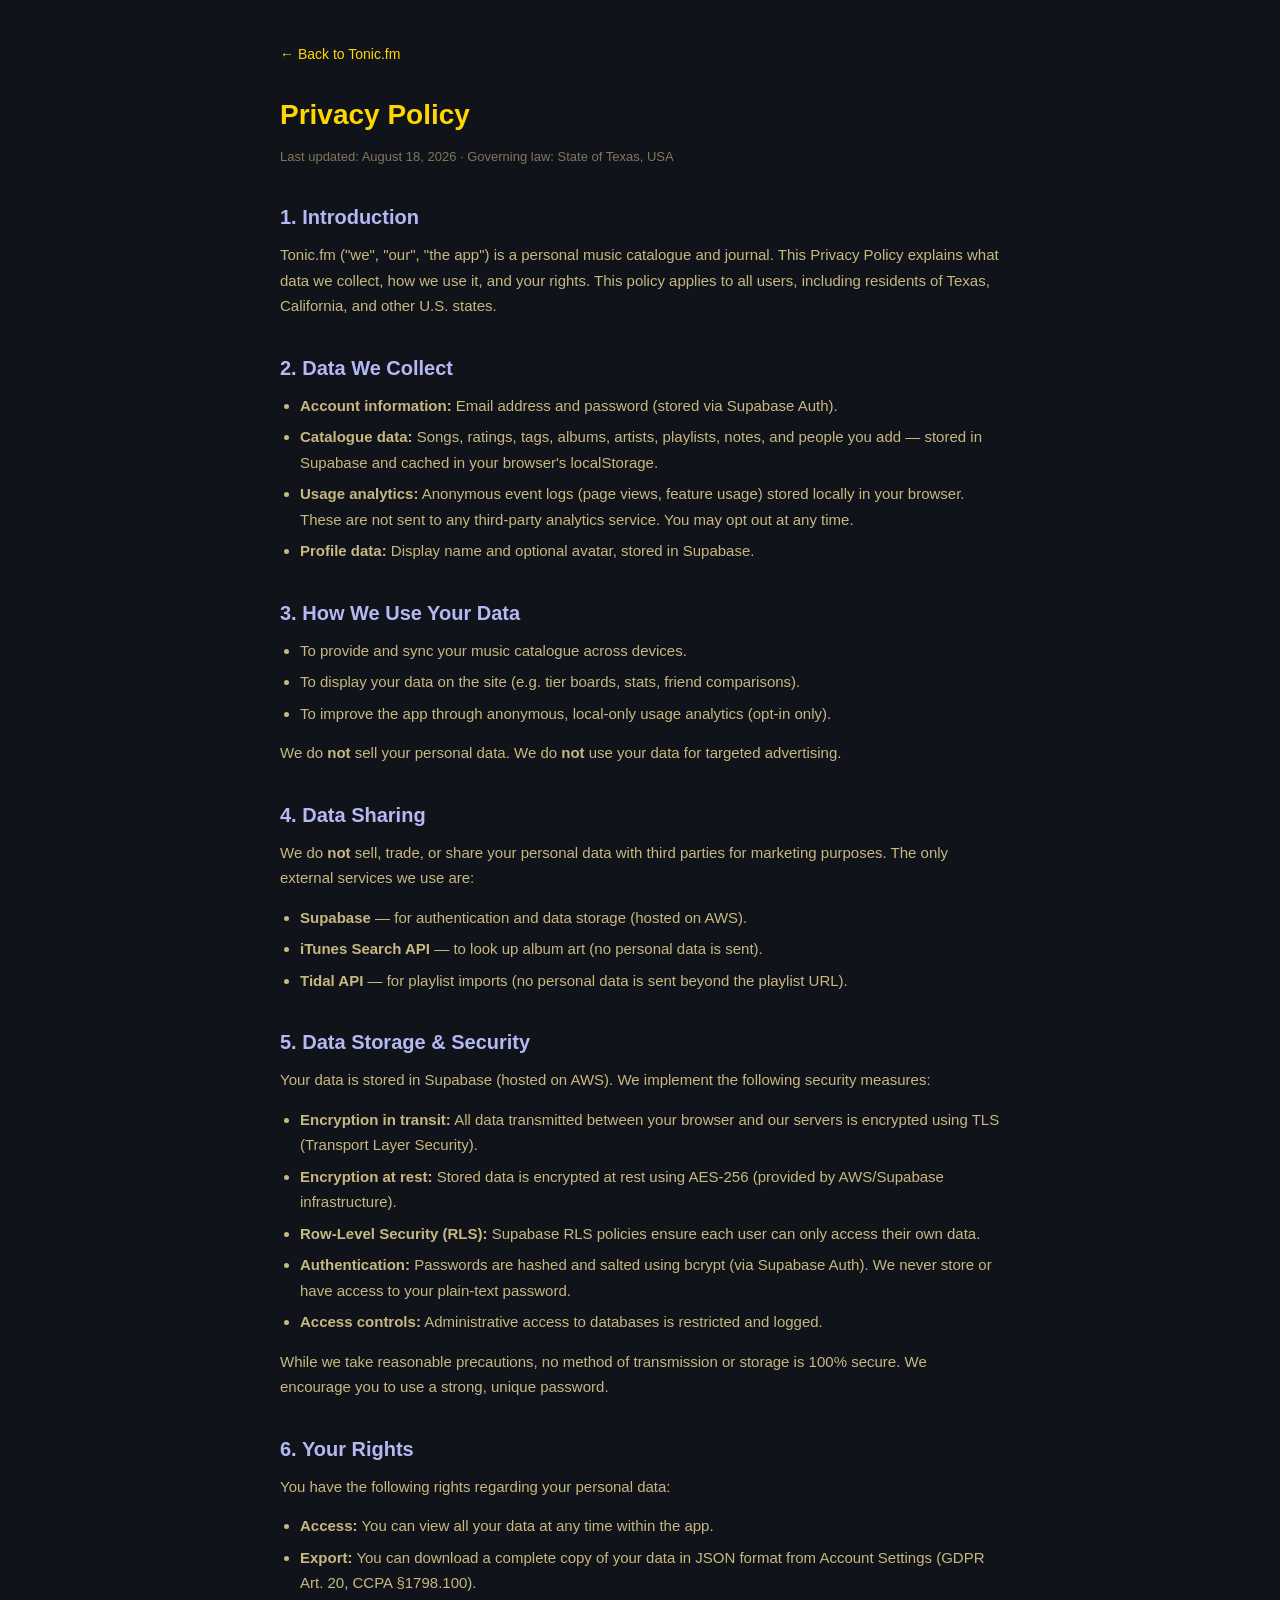
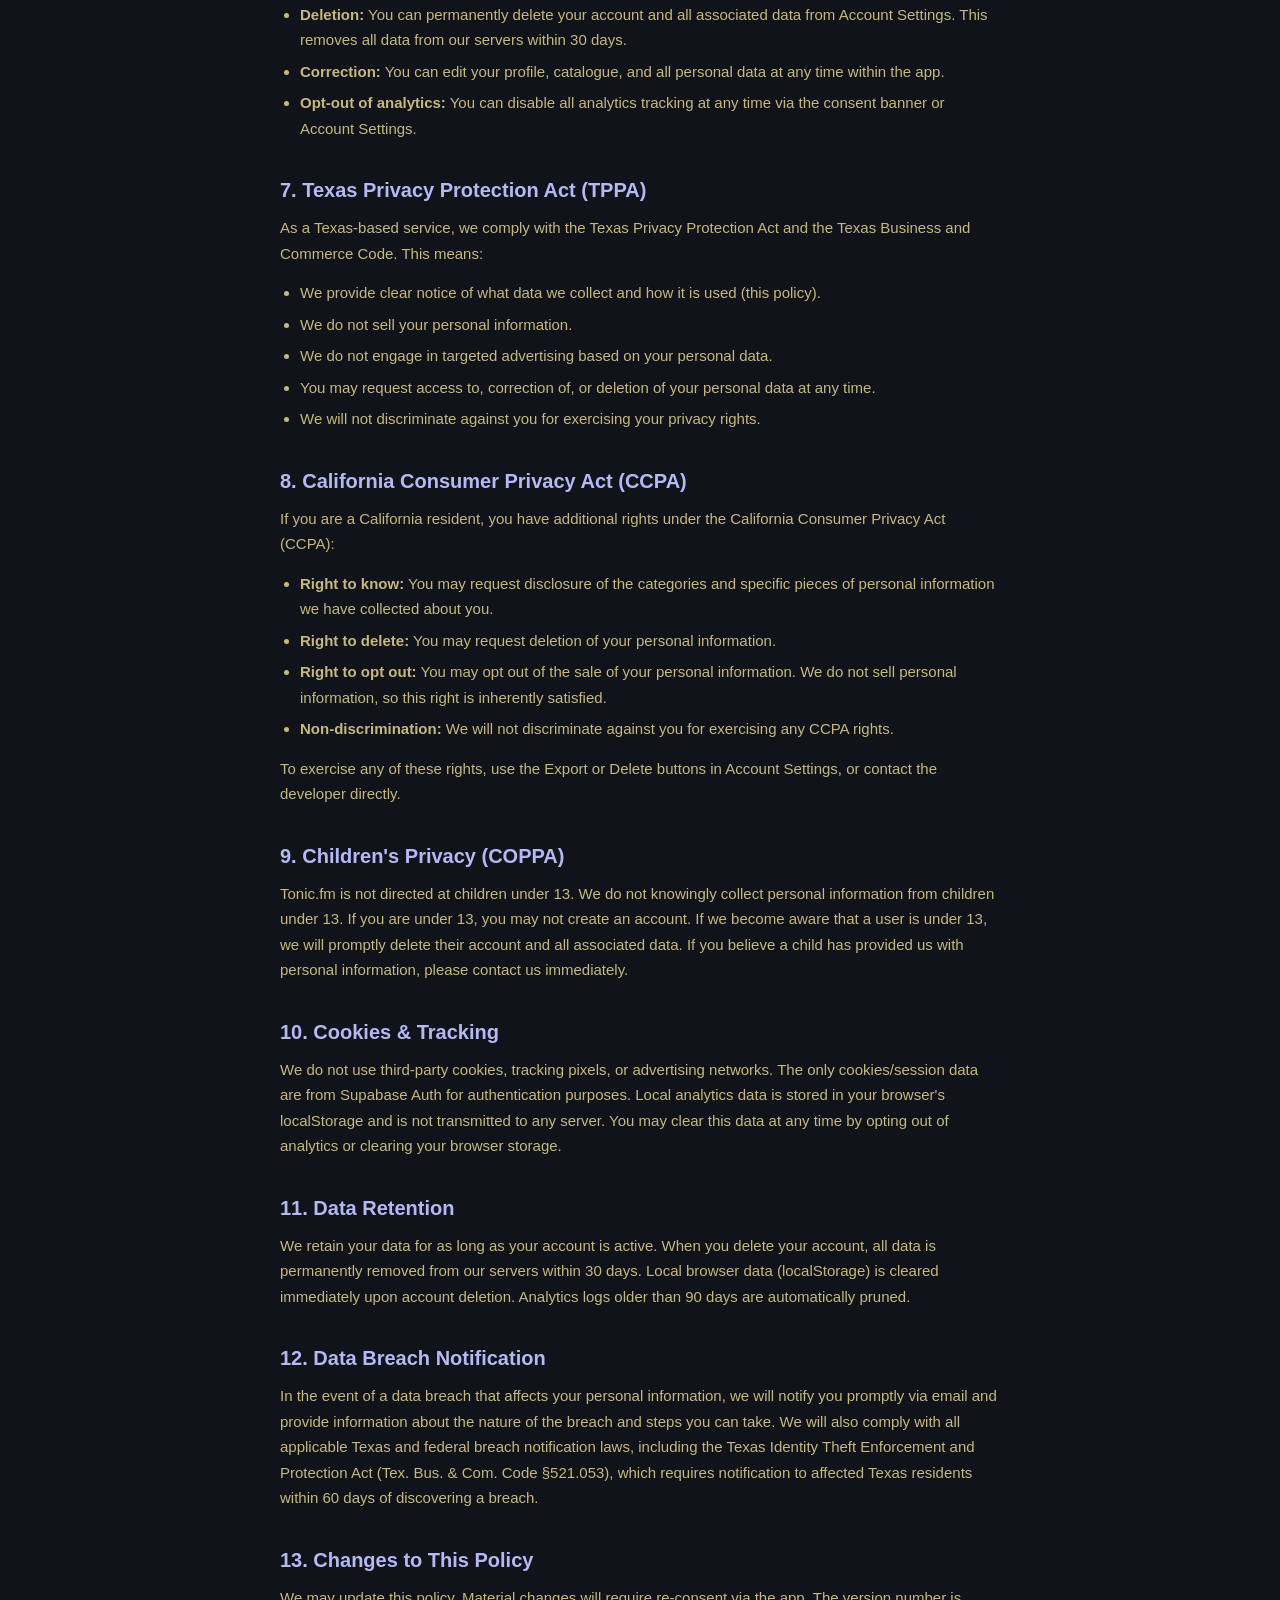
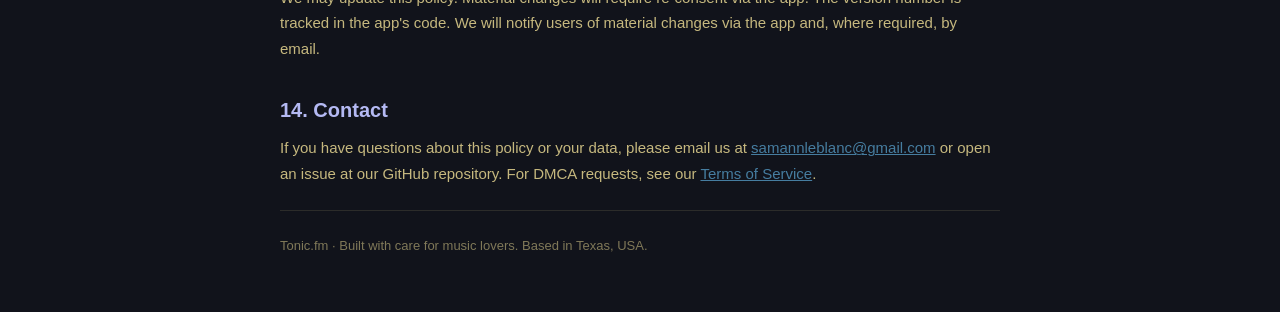
<file: privacy.html>
<!DOCTYPE html>
<html lang="en">
<head>
<meta charset="utf-8">
<meta name="viewport" content="width=device-width, initial-scale=1">
<title>Privacy Policy — Tonic.fm</title>
<style>
  *{margin:0;padding:0;box-sizing:border-box}
  body{font-family:'Space Grotesk',sans-serif;background:#11131b;color:#eef0f7;min-height:100vh;padding:40px 24px;line-height:1.7}
  .container{max-width:720px;margin:0 auto}
  h1{font-size:28px;margin-bottom:8px;color:#ffd700}
  h2{font-size:20px;margin-top:32px;margin-bottom:8px;color:#b4b9f3}
  p,li{font-size:15px;color:rgba(238,221,149,0.82)}
  p{margin-bottom:14px}
  ul{margin-left:20px;margin-bottom:14px}
  li{margin-bottom:6px}
  a{color:#467da0}
  .updated{font-size:13px;color:rgba(238,221,149,0.5);margin-bottom:32px}
  hr{border:none;border-top:1px solid rgba(238,221,149,0.12);margin:24px 0}
  .back{display:inline-block;margin-bottom:24px;color:#ffd700;text-decoration:none;font-size:14px}
  .back:hover{text-decoration:underline}
</style>
</head>
<body>
<div class="container">
  <a class="back" href="index.html">← Back to Tonic.fm</a>
  <h1>Privacy Policy</h1>
  <p class="updated">Last updated: August 18, 2026 · Governing law: State of Texas, USA</p>

  <h2>1. Introduction</h2>
  <p>Tonic.fm ("we", "our", "the app") is a personal music catalogue and journal. This Privacy Policy explains what data we collect, how we use it, and your rights. This policy applies to all users, including residents of Texas, California, and other U.S. states.</p>

  <h2>2. Data We Collect</h2>
  <ul>
    <li><strong>Account information:</strong> Email address and password (stored via Supabase Auth).</li>
    <li><strong>Catalogue data:</strong> Songs, ratings, tags, albums, artists, playlists, notes, and people you add — stored in Supabase and cached in your browser's localStorage.</li>
    <li><strong>Usage analytics:</strong> Anonymous event logs (page views, feature usage) stored locally in your browser. These are not sent to any third-party analytics service. You may opt out at any time.</li>
    <li><strong>Profile data:</strong> Display name and optional avatar, stored in Supabase.</li>
  </ul>

  <h2>3. How We Use Your Data</h2>
  <ul>
    <li>To provide and sync your music catalogue across devices.</li>
    <li>To display your data on the site (e.g. tier boards, stats, friend comparisons).</li>
    <li>To improve the app through anonymous, local-only usage analytics (opt-in only).</li>
  </ul>
  <p>We do <strong>not</strong> sell your personal data. We do <strong>not</strong> use your data for targeted advertising.</p>

  <h2>4. Data Sharing</h2>
  <p>We do <strong>not</strong> sell, trade, or share your personal data with third parties for marketing purposes. The only external services we use are:</p>
  <ul>
    <li><strong>Supabase</strong> — for authentication and data storage (hosted on AWS).</li>
    <li><strong>iTunes Search API</strong> — to look up album art (no personal data is sent).</li>
    <li><strong>Tidal API</strong> — for playlist imports (no personal data is sent beyond the playlist URL).</li>
  </ul>

  <h2>5. Data Storage &amp; Security</h2>
  <p>Your data is stored in Supabase (hosted on AWS). We implement the following security measures:</p>
  <ul>
    <li><strong>Encryption in transit:</strong> All data transmitted between your browser and our servers is encrypted using TLS (Transport Layer Security).</li>
    <li><strong>Encryption at rest:</strong> Stored data is encrypted at rest using AES-256 (provided by AWS/Supabase infrastructure).</li>
    <li><strong>Row-Level Security (RLS):</strong> Supabase RLS policies ensure each user can only access their own data.</li>
    <li><strong>Authentication:</strong> Passwords are hashed and salted using bcrypt (via Supabase Auth). We never store or have access to your plain-text password.</li>
    <li><strong>Access controls:</strong> Administrative access to databases is restricted and logged.</li>
  </ul>
  <p>While we take reasonable precautions, no method of transmission or storage is 100% secure. We encourage you to use a strong, unique password.</p>

  <h2>6. Your Rights</h2>
  <p>You have the following rights regarding your personal data:</p>
  <ul>
    <li><strong>Access:</strong> You can view all your data at any time within the app.</li>
    <li><strong>Export:</strong> You can download a complete copy of your data in JSON format from Account Settings (GDPR Art. 20, CCPA §1798.100).</li>
    <li><strong>Deletion:</strong> You can permanently delete your account and all associated data from Account Settings. This removes all data from our servers within 30 days.</li>
    <li><strong>Correction:</strong> You can edit your profile, catalogue, and all personal data at any time within the app.</li>
    <li><strong>Opt-out of analytics:</strong> You can disable all analytics tracking at any time via the consent banner or Account Settings.</li>
  </ul>

  <h2>7. Texas Privacy Protection Act (TPPA)</h2>
  <p>As a Texas-based service, we comply with the Texas Privacy Protection Act and the Texas Business and Commerce Code. This means:</p>
  <ul>
    <li>We provide clear notice of what data we collect and how it is used (this policy).</li>
    <li>We do not sell your personal information.</li>
    <li>We do not engage in targeted advertising based on your personal data.</li>
    <li>You may request access to, correction of, or deletion of your personal data at any time.</li>
    <li>We will not discriminate against you for exercising your privacy rights.</li>
  </ul>

  <h2>8. California Consumer Privacy Act (CCPA)</h2>
  <p>If you are a California resident, you have additional rights under the California Consumer Privacy Act (CCPA):</p>
  <ul>
    <li><strong>Right to know:</strong> You may request disclosure of the categories and specific pieces of personal information we have collected about you.</li>
    <li><strong>Right to delete:</strong> You may request deletion of your personal information.</li>
    <li><strong>Right to opt out:</strong> You may opt out of the sale of your personal information. We do not sell personal information, so this right is inherently satisfied.</li>
    <li><strong>Non-discrimination:</strong> We will not discriminate against you for exercising any CCPA rights.</li>
  </ul>
  <p>To exercise any of these rights, use the Export or Delete buttons in Account Settings, or contact the developer directly.</p>

  <h2>9. Children's Privacy (COPPA)</h2>
  <p>Tonic.fm is not directed at children under 13. We do not knowingly collect personal information from children under 13. If you are under 13, you may not create an account. If we become aware that a user is under 13, we will promptly delete their account and all associated data. If you believe a child has provided us with personal information, please contact us immediately.</p>

  <h2>10. Cookies &amp; Tracking</h2>
  <p>We do not use third-party cookies, tracking pixels, or advertising networks. The only cookies/session data are from Supabase Auth for authentication purposes. Local analytics data is stored in your browser's localStorage and is not transmitted to any server. You may clear this data at any time by opting out of analytics or clearing your browser storage.</p>

  <h2>11. Data Retention</h2>
  <p>We retain your data for as long as your account is active. When you delete your account, all data is permanently removed from our servers within 30 days. Local browser data (localStorage) is cleared immediately upon account deletion. Analytics logs older than 90 days are automatically pruned.</p>

  <h2>12. Data Breach Notification</h2>
  <p>In the event of a data breach that affects your personal information, we will notify you promptly via email and provide information about the nature of the breach and steps you can take. We will also comply with all applicable Texas and federal breach notification laws, including the Texas Identity Theft Enforcement and Protection Act (Tex. Bus. &amp; Com. Code §521.053), which requires notification to affected Texas residents within 60 days of discovering a breach.</p>

  <h2>13. Changes to This Policy</h2>
  <p>We may update this policy. Material changes will require re-consent via the app. The version number is tracked in the app's code. We will notify users of material changes via the app and, where required, by email.</p>

  <h2>14. Contact</h2>
  <p>If you have questions about this policy or your data, please email us at <a href="mailto:samannleblanc@gmail.com">samannleblanc@gmail.com</a> or open an issue at our GitHub repository. For DMCA requests, see our <a href="terms.html">Terms of Service</a>.</p>

  <hr>
  <p style="font-size:13px;color:rgba(238,221,149,0.5)">Tonic.fm · Built with care for music lovers. Based in Texas, USA.</p>
</div>
</body>
</html>
</file>
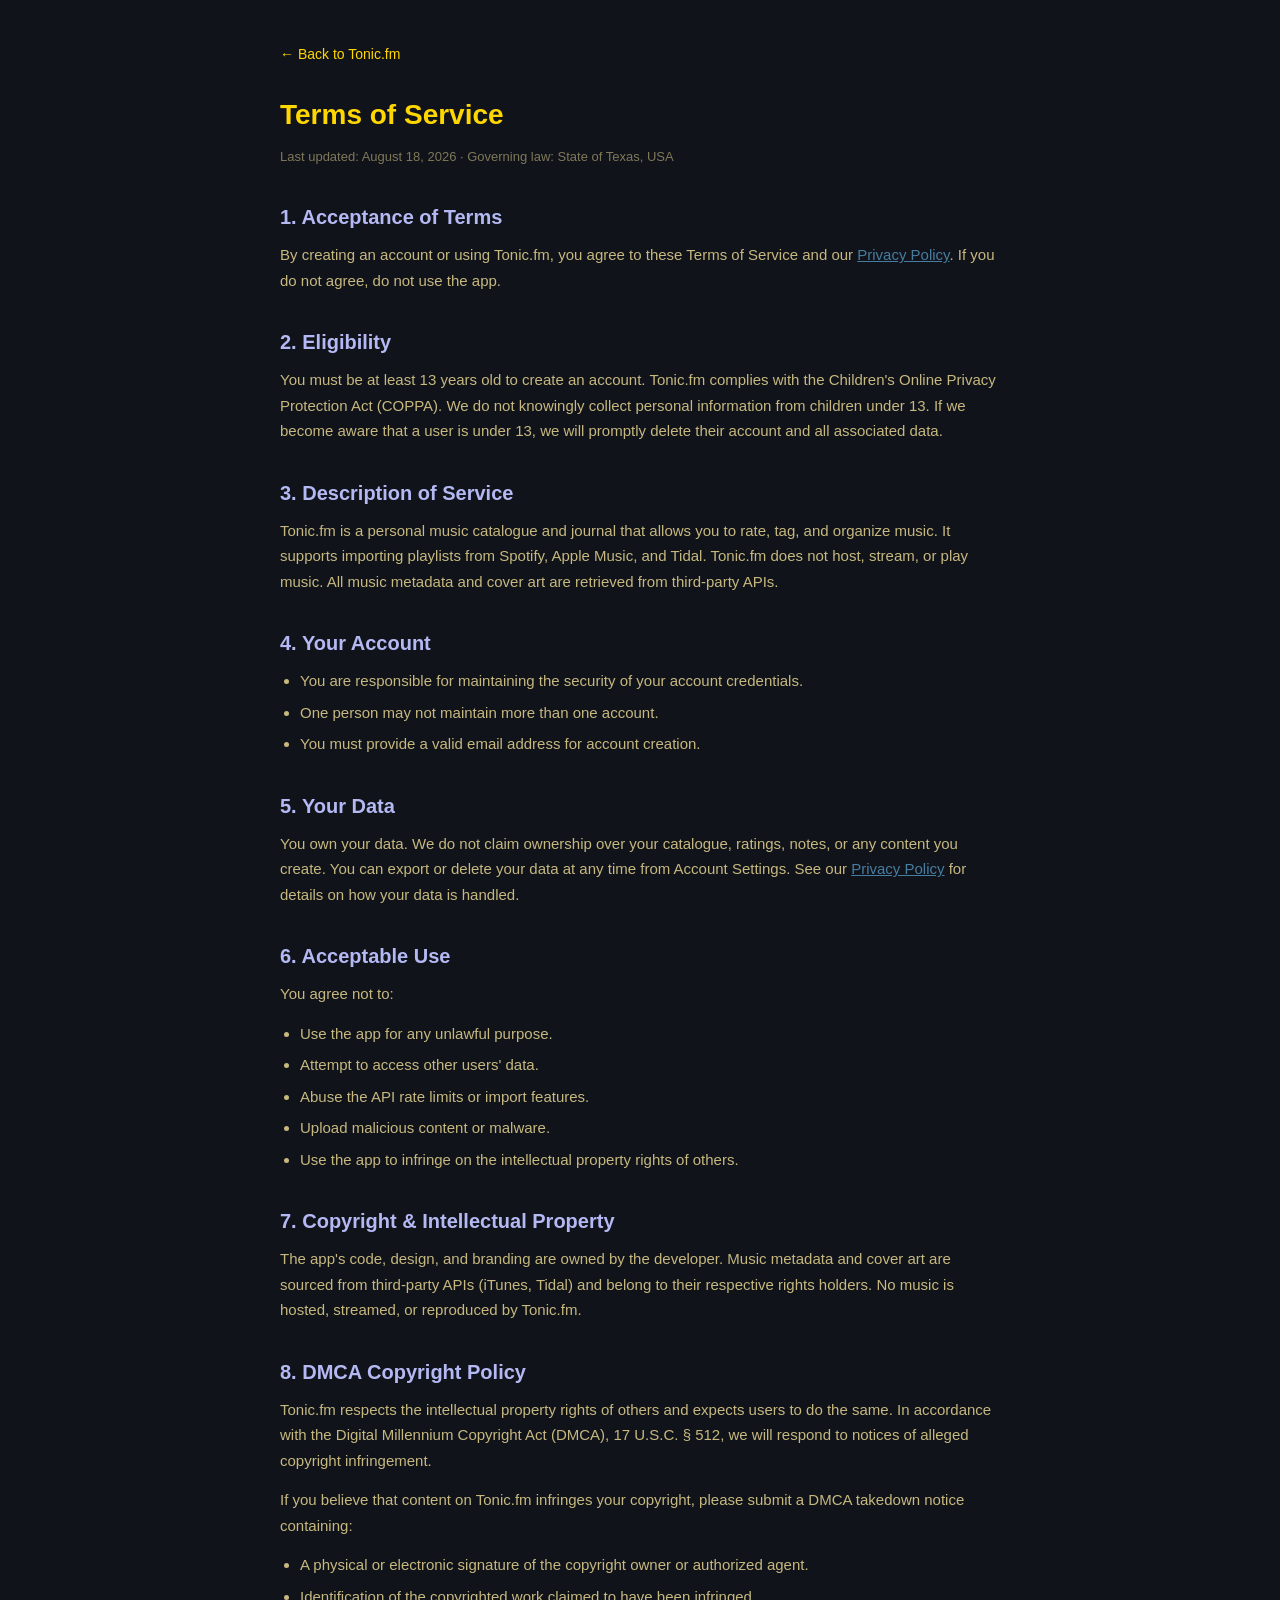
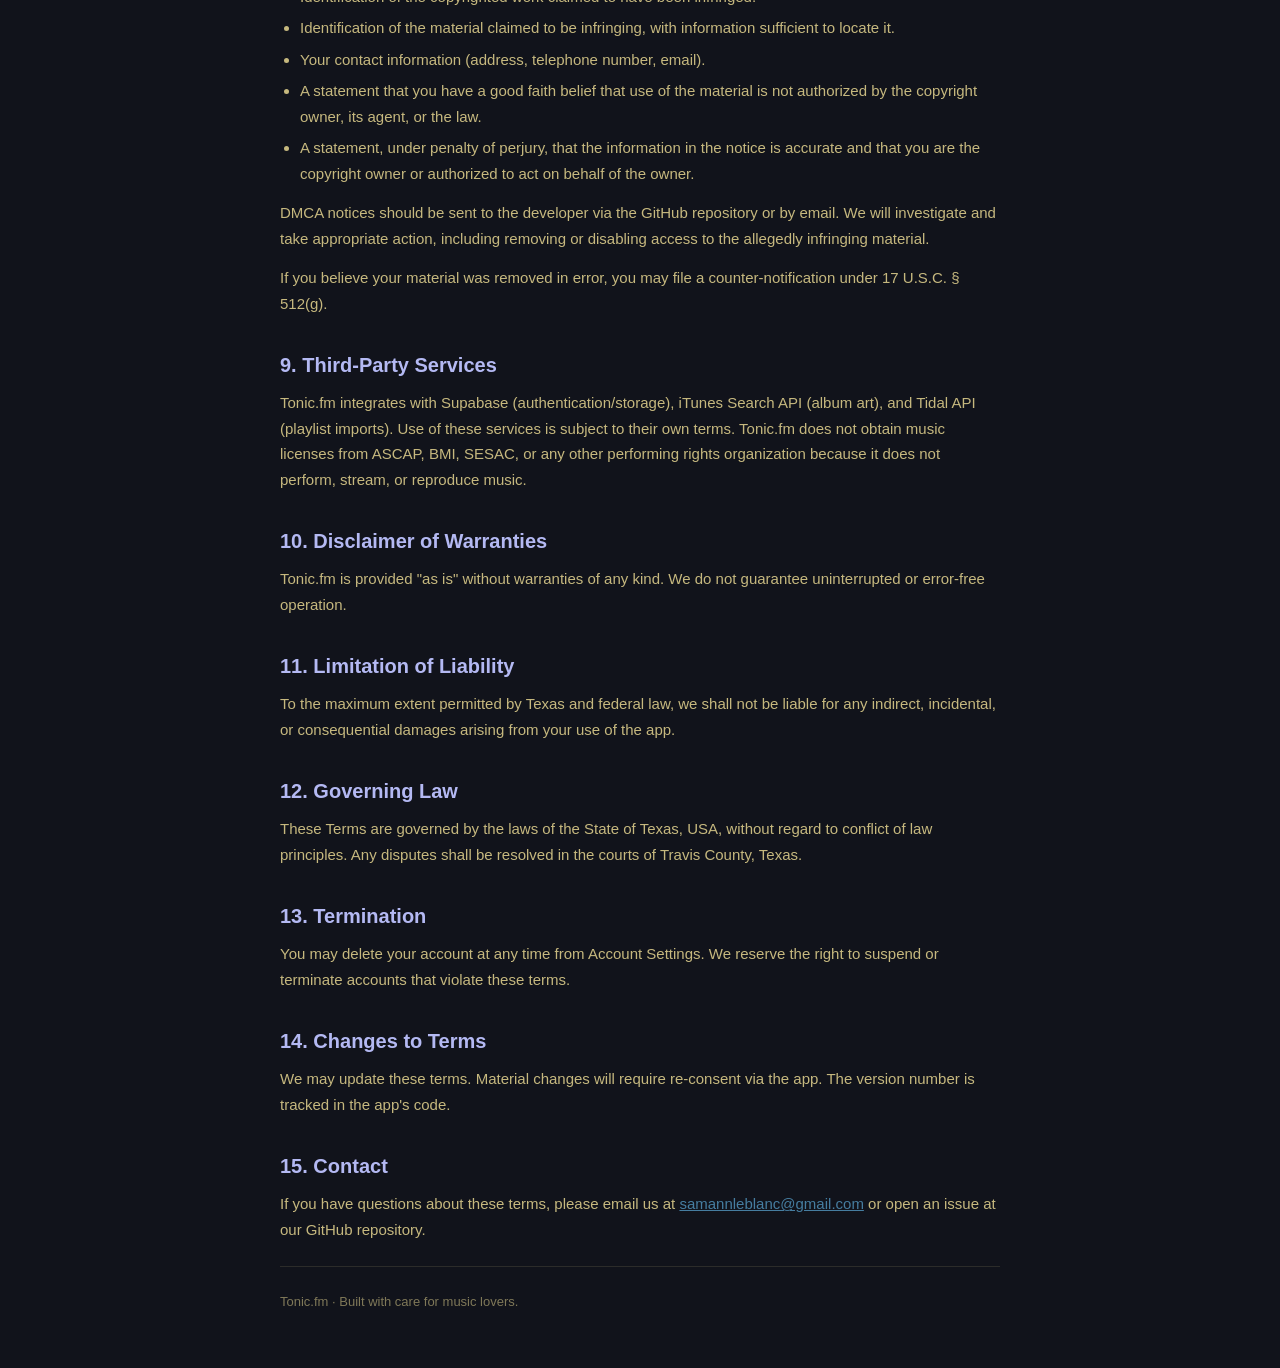
<file: terms.html>
<!DOCTYPE html>
<html lang="en">
<head>
<meta charset="utf-8">
<meta name="viewport" content="width=device-width, initial-scale=1">
<title>Terms of Service — Tonic.fm</title>
<style>
  *{margin:0;padding:0;box-sizing:border-box}
  body{font-family:'Space Grotesk',sans-serif;background:#11131b;color:#eef0f7;min-height:100vh;padding:40px 24px;line-height:1.7}
  .container{max-width:720px;margin:0 auto}
  h1{font-size:28px;margin-bottom:8px;color:#ffd700}
  h2{font-size:20px;margin-top:32px;margin-bottom:8px;color:#b4b9f3}
  p,li{font-size:15px;color:rgba(238,221,149,0.82)}
  p{margin-bottom:14px}
  ul{margin-left:20px;margin-bottom:14px}
  li{margin-bottom:6px}
  a{color:#467da0}
  .updated{font-size:13px;color:rgba(238,221,149,0.5);margin-bottom:32px}
  hr{border:none;border-top:1px solid rgba(238,221,149,0.12);margin:24px 0}
  .back{display:inline-block;margin-bottom:24px;color:#ffd700;text-decoration:none;font-size:14px}
  .back:hover{text-decoration:underline}
</style>
</head>
<body>
<div class="container">
  <a class="back" href="index.html">← Back to Tonic.fm</a>
  <h1>Terms of Service</h1>
  <p class="updated">Last updated: August 18, 2026 · Governing law: State of Texas, USA</p>

  <h2>1. Acceptance of Terms</h2>
  <p>By creating an account or using Tonic.fm, you agree to these Terms of Service and our <a href="privacy.html">Privacy Policy</a>. If you do not agree, do not use the app.</p>

  <h2>2. Eligibility</h2>
  <p>You must be at least 13 years old to create an account. Tonic.fm complies with the Children's Online Privacy Protection Act (COPPA). We do not knowingly collect personal information from children under 13. If we become aware that a user is under 13, we will promptly delete their account and all associated data.</p>

  <h2>3. Description of Service</h2>
  <p>Tonic.fm is a personal music catalogue and journal that allows you to rate, tag, and organize music. It supports importing playlists from Spotify, Apple Music, and Tidal. Tonic.fm does not host, stream, or play music. All music metadata and cover art are retrieved from third-party APIs.</p>

  <h2>4. Your Account</h2>
  <ul>
    <li>You are responsible for maintaining the security of your account credentials.</li>
    <li>One person may not maintain more than one account.</li>
    <li>You must provide a valid email address for account creation.</li>
  </ul>

  <h2>5. Your Data</h2>
  <p>You own your data. We do not claim ownership over your catalogue, ratings, notes, or any content you create. You can export or delete your data at any time from Account Settings. See our <a href="privacy.html">Privacy Policy</a> for details on how your data is handled.</p>

  <h2>6. Acceptable Use</h2>
  <p>You agree not to:</p>
  <ul>
    <li>Use the app for any unlawful purpose.</li>
    <li>Attempt to access other users' data.</li>
    <li>Abuse the API rate limits or import features.</li>
    <li>Upload malicious content or malware.</li>
    <li>Use the app to infringe on the intellectual property rights of others.</li>
  </ul>

  <h2>7. Copyright &amp; Intellectual Property</h2>
  <p>The app's code, design, and branding are owned by the developer. Music metadata and cover art are sourced from third-party APIs (iTunes, Tidal) and belong to their respective rights holders. No music is hosted, streamed, or reproduced by Tonic.fm.</p>

  <h2>8. DMCA Copyright Policy</h2>
  <p>Tonic.fm respects the intellectual property rights of others and expects users to do the same. In accordance with the Digital Millennium Copyright Act (DMCA), 17 U.S.C. § 512, we will respond to notices of alleged copyright infringement.</p>
  <p>If you believe that content on Tonic.fm infringes your copyright, please submit a DMCA takedown notice containing:</p>
  <ul>
    <li>A physical or electronic signature of the copyright owner or authorized agent.</li>
    <li>Identification of the copyrighted work claimed to have been infringed.</li>
    <li>Identification of the material claimed to be infringing, with information sufficient to locate it.</li>
    <li>Your contact information (address, telephone number, email).</li>
    <li>A statement that you have a good faith belief that use of the material is not authorized by the copyright owner, its agent, or the law.</li>
    <li>A statement, under penalty of perjury, that the information in the notice is accurate and that you are the copyright owner or authorized to act on behalf of the owner.</li>
  </ul>
  <p>DMCA notices should be sent to the developer via the GitHub repository or by email. We will investigate and take appropriate action, including removing or disabling access to the allegedly infringing material.</p>
  <p>If you believe your material was removed in error, you may file a counter-notification under 17 U.S.C. § 512(g).</p>

  <h2>9. Third-Party Services</h2>
  <p>Tonic.fm integrates with Supabase (authentication/storage), iTunes Search API (album art), and Tidal API (playlist imports). Use of these services is subject to their own terms. Tonic.fm does not obtain music licenses from ASCAP, BMI, SESAC, or any other performing rights organization because it does not perform, stream, or reproduce music.</p>

  <h2>10. Disclaimer of Warranties</h2>
  <p>Tonic.fm is provided "as is" without warranties of any kind. We do not guarantee uninterrupted or error-free operation.</p>

  <h2>11. Limitation of Liability</h2>
  <p>To the maximum extent permitted by Texas and federal law, we shall not be liable for any indirect, incidental, or consequential damages arising from your use of the app.</p>

  <h2>12. Governing Law</h2>
  <p>These Terms are governed by the laws of the State of Texas, USA, without regard to conflict of law principles. Any disputes shall be resolved in the courts of Travis County, Texas.</p>

  <h2>13. Termination</h2>
  <p>You may delete your account at any time from Account Settings. We reserve the right to suspend or terminate accounts that violate these terms.</p>

  <h2>14. Changes to Terms</h1>
  <p>We may update these terms. Material changes will require re-consent via the app. The version number is tracked in the app's code.</p>

  <h2>15. Contact</h2>
  <p>If you have questions about these terms, please email us at <a href="mailto:samannleblanc@gmail.com">samannleblanc@gmail.com</a> or open an issue at our GitHub repository.</p>

  <hr>
  <p style="font-size:13px;color:rgba(238,221,149,0.5)">Tonic.fm · Built with care for music lovers.</p>
</div>
</body>
</html>
</file>
